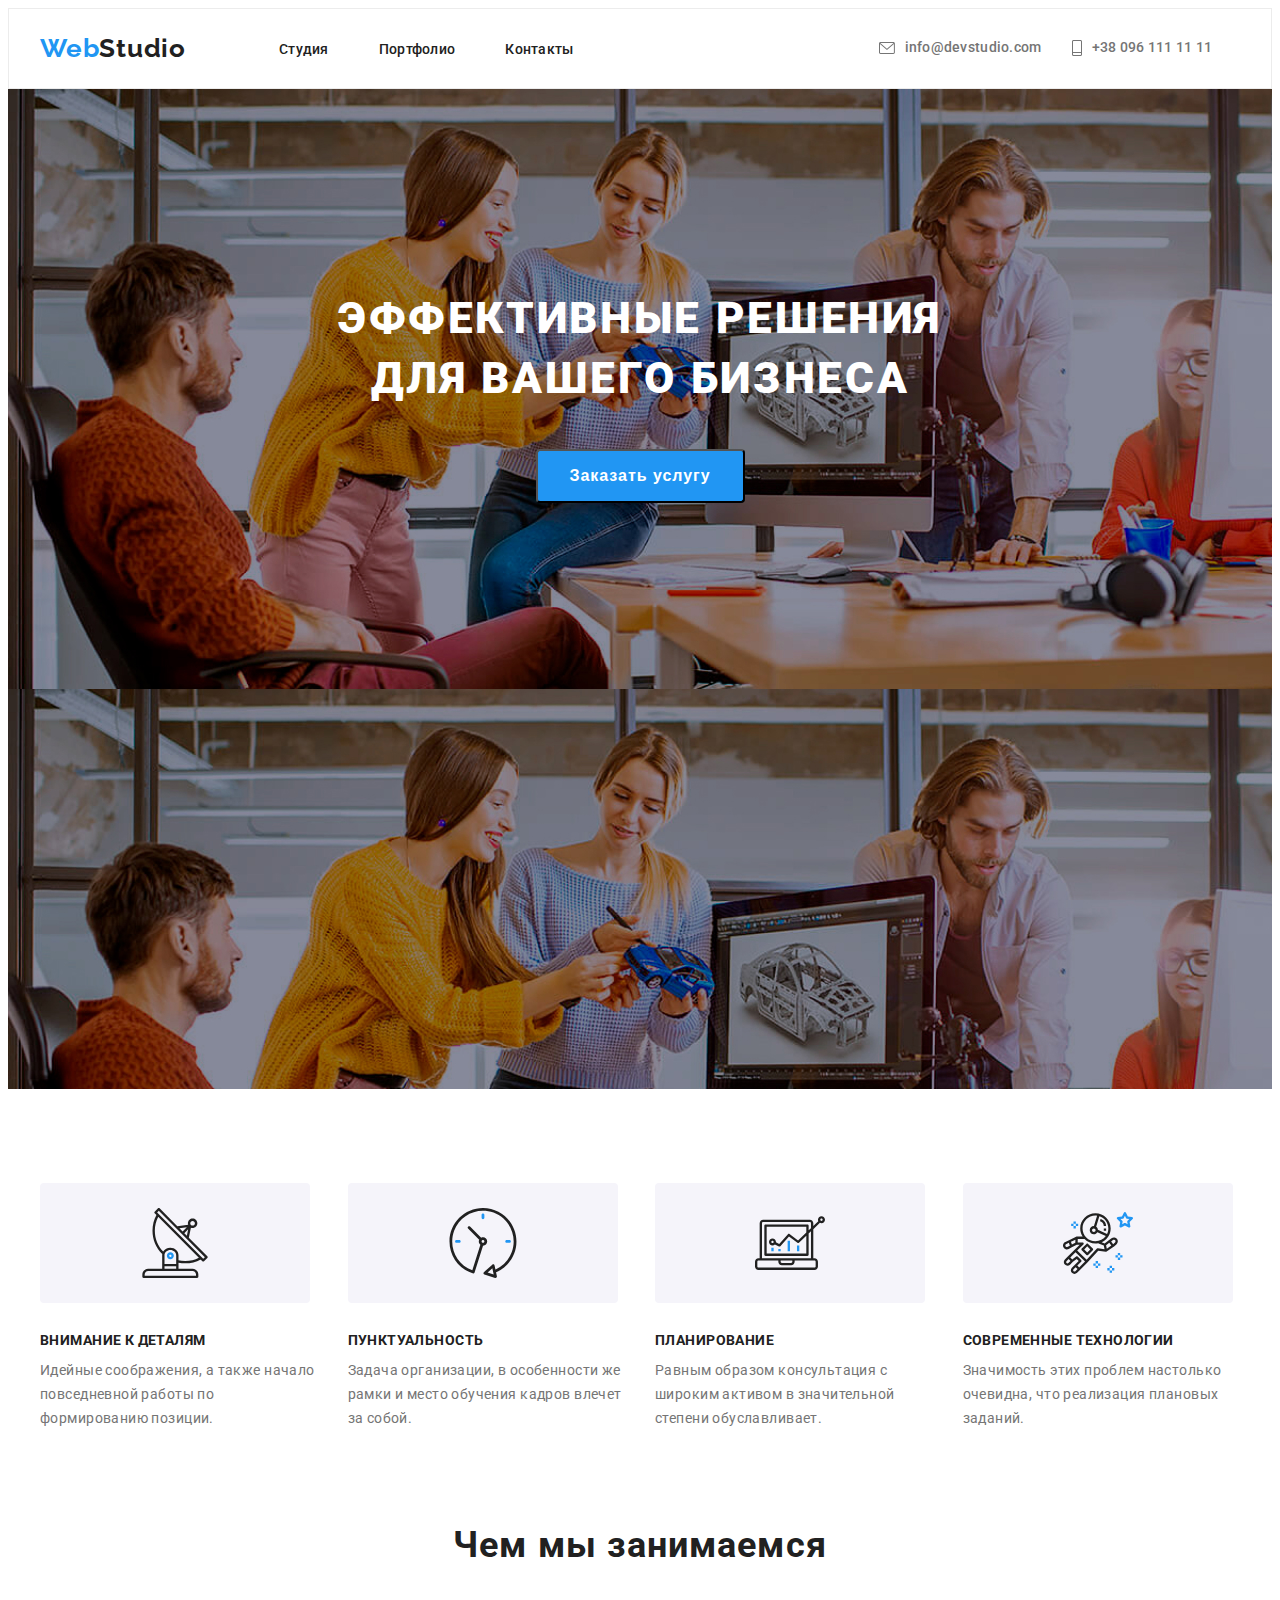
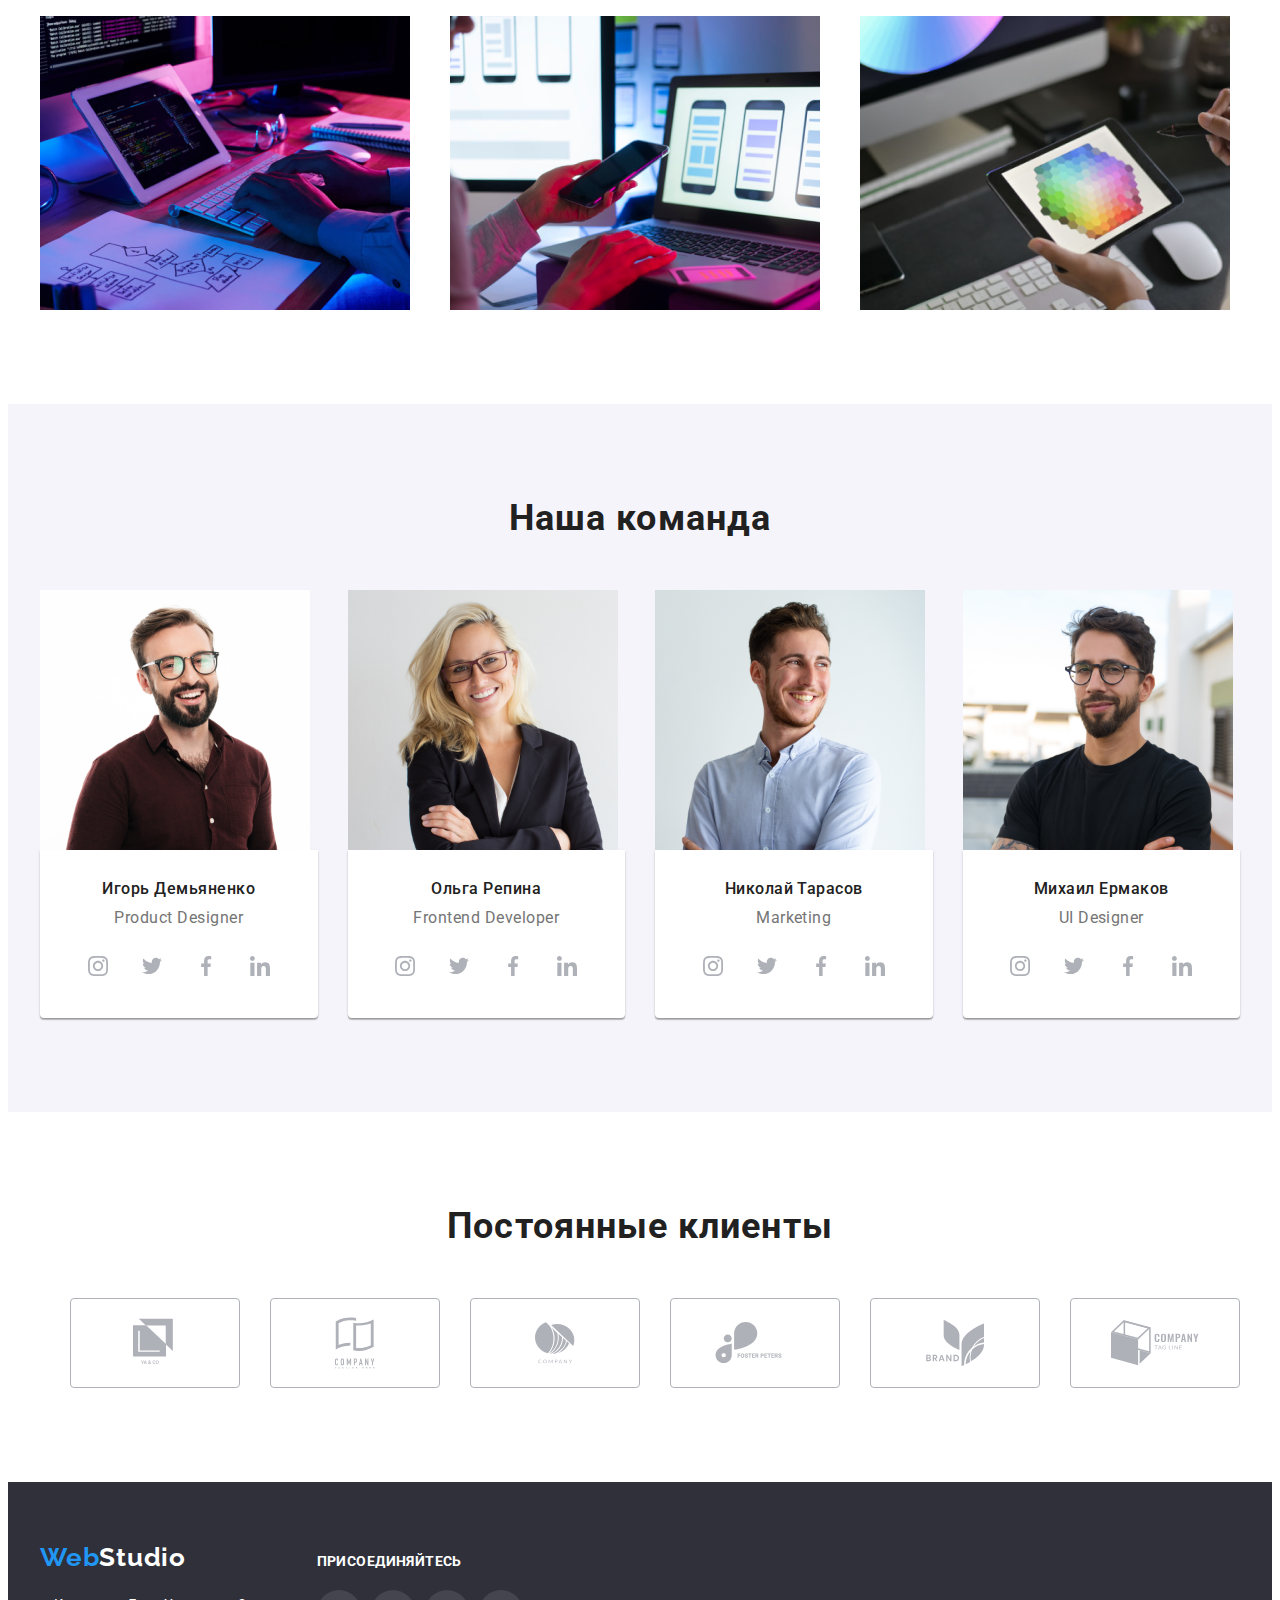
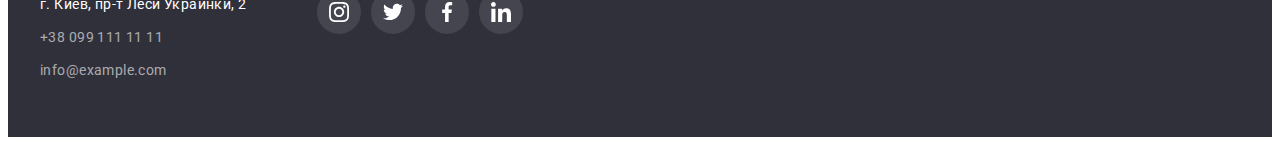
<file: index.html>
<!DOCTYPE html>
<html lang="ru">

<head>
    <meta charset="UTF-8" />
    <meta name="viewport" content="width=device-width, initial-scale=1.0" />
    <title>VovaU</title>
<link rel="preconnect" href="https://fonts.gstatic.com">
<link href="https://fonts.googleapis.com/css2?family=Raleway:wght@700&family=Roboto:wght@400;500;700;900&display=swap"
    rel="stylesheet">
<link rel="stylesheet" href="https://cdnjs.cloudflare.com/ajax/libs/modern-normalize/1.0.0/modern-normalize.min.css"
    integrity="sha512-ISS7cAi1PEhQ8jnbJpJZMd29NlhNj4AWYyLOSp2CE/CsHxTCu+r+t0D2yoJudVrd0/8fTVPUVDzY5Tvli75u/g=="
    crossorigin="anonymous" />
<link rel="stylesheet" href="./css/styles.css" />
</head> 

<body class="bdy">
                    <!-- Shlapka   -->                                                             
    <header class="header">
        <div class="container">
            <nav class="navigation">
                <a class="logo link" href="./">Web<span class="logo-head">Studio</span></a>
                <ul class="navigation-list list">
                    <li class="navigation-item">
                        <a class="navigation-link link" href="">Студия</a>
                    </li>
                    <li class="navigation-item">
                        <a class="navigation-link link" href="./portfolio.html">Портфолио</a>
                    </li>
                    <li class="navigation-item">
                        <a class="navigation-link link" href="">Контакты</a>
                    </li>
                </ul>
            </nav>
       
            <ul class="kontact list">
                <li class="nav-kontakt-item">
                    <a class="kontact-link link" href="">
                        <svg width="16" height="12" class="nav-icon">
                            <use href="./images/sprite.svg#icon-envelope-hover"></use>
                        </svg>
                        info@devstudio.com</a>
                </li>
                <li class="nav-kontakt-item">
                    <a class="kontact-link link" href="">
                        <svg width="10" height="16" class="nav-icon">
                            <use href="./images/sprite.svg#icon-Vector"></use>
                        </svg>
                        +38 096 111 11 11
                    </a>
                </li>
            </ul>
 
        </div>
    </header>

    <main class="main">
                                <!-- HERO -->
        <section class="hero container">
            <h1 class="hero-title">Эффективные решения<br>для вашего бизнеса</h1>
           <button class="modal-btn ">Заказать услугу</button> 
        </section>

                                <!-- OSOBENOSTI -->
        
        <section class="features">
            <div class="container">
             <ul class="features-list list">
                <li class="features-list-item">
                    <div class="features-logo-item ">
                        <svg class="feat-icon">
                            <use href="./images/sprite.svg#icon-antenna-1"></use>
                        </svg>
                    </div>
                    <h3 class="features-zago">ВНИМАНИЕ К ДЕТАЛЯМ</h3>
                    <p class="features-text">Идейные соображения, а также начало повседневной работы по формированию позиции.</p>
                </li>
                <li class="features-list-item">
                    <div class="features-logo-item ">
                        <svg class="feat-icon">
                            <use href="./images/sprite.svg#icon-clock"></use>
                        </svg>
                    </div>
                    <h3 class="features-zago">ПУНКТУАЛЬНОСТЬ</h3>
                    <p class="features-text">Задача организации, в особенности же рамки и место обучения кадров влечет за собой.</p>
                </li>
 
                <li class="features-list-item">
                     <div class="features-logo-item ">
                        <svg class="feat-icon">
                            <use href="./images/sprite.svg#icon-diagram-1"></use>
                        </svg>
                    </div>
                    <h3 class="features-zago">ПЛАНИРОВАНИЕ</h3>
                    <p class="features-text">Равным образом консультация с широким активом в значительной степени обуславливает.</p>
                </li>
                <li class="features-list-item">
                    <div class="features-logo-item ">
                        <svg class="feat-icon">
                            <use href="./images/sprite.svg#icon-astronaut-1"></use>
                        </svg>
                    </div>
                    <h3 class="features-zago">СОВРЕМЕННЫЕ ТЕХНОЛОГИИ</h3>
                    <p class="features-text">Значимость этих проблем настолько очевидна, что реализация плановых заданий.</p>
                </li>
             </ul>
            </div>
        </section>    

            <!-- Chem zanimaemsa -->
        <section class="about">
            <div class="container">
                <h2 class="title-chemzan">Чем мы занимаемся</h2>
            <ul class="chemzan-list list">
                <li class="chemzan-item">
                    <img class="chemzan-img" src="./chem-zan/img1.jpg" alt="Photo1" width="370" />
                </li>
                <li class="chemzan-item">
                    <img class="chemzan-img" src="./chem-zan/img2.jpg" alt="Photo2" width="370" />
                </li>
                <li class="chemzan-item">
                    <img class="chemzan-img" src="./chem-zan/img3.jpg" alt="Photo3" width="370" />
                </li>
            </ul>
            </div>
        </section>
                                        <!-- Komanda -->
            <section class="team">
                <div class="container">
                    <h2 class="title-team">Наша команда</h2>
                    <ul class="team-list list">
                        <li class="team-item">
                            <img class="team-img" src="./team/img1.jpg" 
                                 alt="Phototeam1" 
                                 width="270"
                                 height="260"/>
                            <div class="team-list-content-wrapper">
                                <h3 class="team-person">Игорь Демьяненко</h3>
                                <p class="person-rol">Product Designer</p>
                                <ul class="social-list list">
                                    <li class="social-list-item">
                                        <a href="" class="social-list-link link">
                                            <svg class="social-list-icon">
                                                <use href="./images/sprite.svg#icon-instagram-2"></use>
                                            </svg>
                                        </a>
                                    </li>
                                    <li class="social-list-item">
                                        <a href="" class="social-list-link link">
                                            <svg class="social-list-icon">
                                                <use href="./images/sprite.svg#icon-twitter-1"></use>
                                            </svg>
                                        </a>
                                    </li>
                                    <li class="social-list-item">
                                        <a href="" class="social-list-link link">
                                            <svg class="social-list-icon">
                                                <use href="./images/sprite.svg#icon-facebook-1"></use>
                                            </svg>
                                        </a>
                                    </li>
                                    <li class="social-list-item">
                                        <a href="" class="social-list-link link">
                                            <svg class="social-list-icon">
                                                <use href="./images/sprite.svg#icon-linkedin-1"></use>
                                            </svg>
                                        </a>
                                    </li>
                                </ul>
                            </div>
                        </li>
                        <li class="team-item">
                            <img class="team-img" src="./team/img2.jpg" 
                                 alt="Phototeam2" 
                                 width="270"
                                 height="260"/>
                            <div class="team-list-content-wrapper">
                                <h3 class="team-person">Ольга Репина</h3>
                                <p class="person-rol">Frontend Developer</p>
                                <ul class="social-list list">
                                    <li class="social-list-item">
                                        <a href="" class="social-list-link link">
                                            <svg class="social-list-icon">
                                                <use href="./images/sprite.svg#icon-instagram-2"></use>
                                            </svg>
                                        </a>
                                    </li>
                                    <li class="social-list-item">
                                        <a href="" class="social-list-link link">
                                            <svg class="social-list-icon">
                                                <use href="./images/sprite.svg#icon-twitter-1"></use>
                                            </svg>
                                        </a>
                                    </li>
                                    <li class="social-list-item">
                                        <a href="" class="social-list-link link">
                                            <svg class="social-list-icon">
                                                <use href="./images/sprite.svg#icon-facebook-1"></use>
                                            </svg>
                                        </a>
                                    </li>
                                    <li class="social-list-item">
                                        <a href="" class="social-list-link link">
                                            <svg class="social-list-icon">
                                                <use href="./images/sprite.svg#icon-linkedin-1"></use>
                                            </svg>
                                        </a>
                                    </li>
                                </ul>
                            </div>
                        </li>
                        <li class="team-item">
                            <img class="team-img" src="./team/img3.jpg" 
                                 alt="Phototeam3" 
                                 width="270"
                                 height="260"/>
                            <div class="team-list-content-wrapper">
                                <h3 class="team-person">Николай Тарасов</h3>
                                <p class="person-rol">Marketing</p>
                                <ul class="social-list list">
                                    <li class="social-list-item">
                                        <a href="" class="social-list-link link">
                                            <svg class="social-list-icon">
                                                <use href="./images/sprite.svg#icon-instagram-2"></use>
                                            </svg>
                                        </a>
                                    </li>
                                    <li class="social-list-item">
                                        <a href="" class="social-list-link link">
                                            <svg class="social-list-icon">
                                                <use href="./images/sprite.svg#icon-twitter-1"></use>
                                            </svg>
                                        </a>
                                    </li>
                                    <li class="social-list-item">
                                        <a href="" class="social-list-link link">
                                            <svg class="social-list-icon">
                                                <use href="./images/sprite.svg#icon-facebook-1"></use>
                                            </svg>
                                        </a>
                                    </li>
                                    <li class="social-list-item">
                                        <a href="" class="social-list-link link">
                                            <svg class="social-list-icon">
                                                <use href="./images/sprite.svg#icon-linkedin-1"></use>
                                            </svg>
                                        </a>
                                    </li>
                                </ul>
                            </div> 
                        </li>
                        <li class="team-item">
                            <img class="team-img" src="./team/img4.jpg" 
                                 alt="Phototeam4" 
                                 width="270"
                                 height="260"/>
                            <div class="team-list-content-wrapper">
                                <h3 class="team-person">Михаил Ермаков</h3>
                                <p class="person-rol">UI Designer</p>
                                <ul class="social-list list">
                                    <li class="social-list-item">
                                        <a href="" class="social-list-link link">
                                            <svg class="social-list-icon">
                                                <use href="./images/sprite.svg#icon-instagram-2"></use>
                                            </svg>
                                        </a>
                                    </li>
                                    <li class="social-list-item">
                                        <a href="" class="social-list-link link">
                                            <svg class="social-list-icon">
                                                <use href="./images/sprite.svg#icon-twitter-1"></use>
                                            </svg>
                                        </a>
                                    </li>
                                    <li class="social-list-item">
                                        <a href="" class="social-list-link link">
                                            <svg class="social-list-icon">
                                                <use href="./images/sprite.svg#icon-facebook-1"></use>
                                            </svg>
                                        </a>
                                    </li>
                                    <li class="social-list-item">
                                        <a href="" class="social-list-link link">
                                            <svg class="social-list-icon">
                                                <use href="./images/sprite.svg#icon-linkedin-1"></use>
                                            </svg>
                                        </a>
                                    </li>
                                </ul>
                            </div>
                        </li>
                    </ul>
                </div>
            
            </section>
                             <!-- POSTO KLIENTY -->
            <section class="reg-cust">
                    <div class="container">
                        <h2 class="title-cust">Постоянные клиенты</h2>
                        <ul class="cust-list list"> 
                            <li class="cust-list-item">
                                <a href="" class="cust-list-element link" >
                                  <svg class="cust-icon" width="44" height="50">
                                        <use href="./images/sprite.svg#icon-logo-1"></use>
                                  </svg>  
                                </a>
                            </li>
                            <li class="cust-list-item">
                                <a href="" class="cust-list-element link" >
                                  <svg class="cust-icon" width="40" height="52">
                                        <use href="./images/sprite.svg#icon-logo-2"></use>
                                  </svg>  
                                </a>
                            </li>
                            <li class="cust-list-item">
                                <a href="" class="cust-list-element link" >
                                  <svg class="cust-icon" width="40" height="42">
                                        <use href="./images/sprite.svg#icon-logo-3"></use>
                                  </svg>  
                                </a>
                            </li>
                            <li class="cust-list-item">
                                <a href="" class="cust-list-element link" >
                                  <svg class="cust-icon" width="80" height="42">
                                        <use href="./images/sprite.svg#icon-logo-4"></use>
                                  </svg>  
                                </a>
                            </li>
                            <li class="cust-list-item">
                                <a href="" class="cust-list-element link" >
                                  <svg class="cust-icon" width="60" height="46">
                                        <use href="./images/sprite.svg#icon-logo-5"></use>
                                  </svg>  
                                </a>
                            </li>
                            <li class="cust-list-item">
                                <a href="" class="cust-list-element link" >
                                  <svg class="cust-icon" width="88" height="46">
                                        <use href="./images/sprite.svg#icon-Object"></use>
                                  </svg>  
                                </a>
                            </li>
                        </ul>

                    </div>
            </section>
                                 <!-- Podval -->
    </main>
    <footer class="footer">
        <div class="container fut-all">
            <div class="com-blok">
                        <a class="logo link" href="./">Web<span class="logo-fut">Studio</span></a>
                <ul class="footer-list list">
                    <li class="footer-elements">
                        <p class="footer-adress">г. Киев, пр-т Леси Украинки, 2</p>
                    </li>
                     <li class="footer-elements">
                        <a class="footer-comun link" href="">+38 099 111 11 11</a>
                    </li>
                    <li class="footer-elements">
                        <a class="footer-comun link" href="">info@example.com</a>
                    </li>
                </ul>
            </div>
            <div class="fut-social">
                <h3 class="fut-soc-head">ПРИСОЕДИНЯЙТЕСЬ</h3>
                <ul class=" fut-social-list social-list list ">
                    <li class="social-list-item">
                        <a href="" class=" fut-social-list-link social-list-link link">
                            <svg class=" fut-social-list-icon social-list-icon">
                                <use href="./images/sprite.svg#icon-instagram-2"></use>
                            </svg>
                        </a>
                    </li>
                    <li class="social-list-item">
                        <a href="" class=" fut-social-list-link social-list-link link">
                            <svg class="fut-social-list-icon social-list-icon">
                                <use href="./images/sprite.svg#icon-twitter-1"></use>
                            </svg>
                        </a>
                    </li>
                    <li class="social-list-item">
                        <a href="" class=" fut-social-list-link social-list-link link">
                            <svg class=" fut-social-list-icon social-list-icon">
                                <use href="./images/sprite.svg#icon-facebook-1"></use>
                            </svg>
                        </a>
                    </li>
                    <li class="social-list-item">
                        <a href="" class=" fut-social-list-link social-list-link link">
                            <svg class=" fut-social-list-icon social-list-icon">
                                <use href="./images/sprite.svg#icon-linkedin-1"></use>
                            </svg>
                        </a>
                    </li>
                </ul>
            </div>
        </div>
    </footer>
</body>

</html>

            <!-- =====SOCIAL-LIST=====

                <ul class="social-list list">
                    <li class="social-list-item">
                        <a href="" class="social-list-link link">
                            <svg class="social-list-icon">
                                <use href="./images/sprite.svg#icon-instagram-2"></use>
                            </svg>
                        </a>
                    </li>
                    <li class="social-list-item">
                        <a href="" class="social-list-link link">
                            <svg class="social-list-icon">
                                <use href="./images/sprite.svg#icon-twitter-1"></use>
                            </svg>
                        </a>
                    </li>
                    <li class="social-list-item">
                        <a href="" class="social-list-link link">
                            <svg class="social-list-icon">
                                <use href="./images/sprite.svg#icon-facebook-1"></use>
                            </svg>
                        </a>
                    </li>
                    <li class="social-list-item">
                        <a href="" class="social-list-link link">
                            <svg class="social-list-icon">
                                <use href="./images/sprite.svg#icon-linkedin-1"></use>
                            </svg>
                        </a>
                    </li>
                </ul>

             -->
</file>
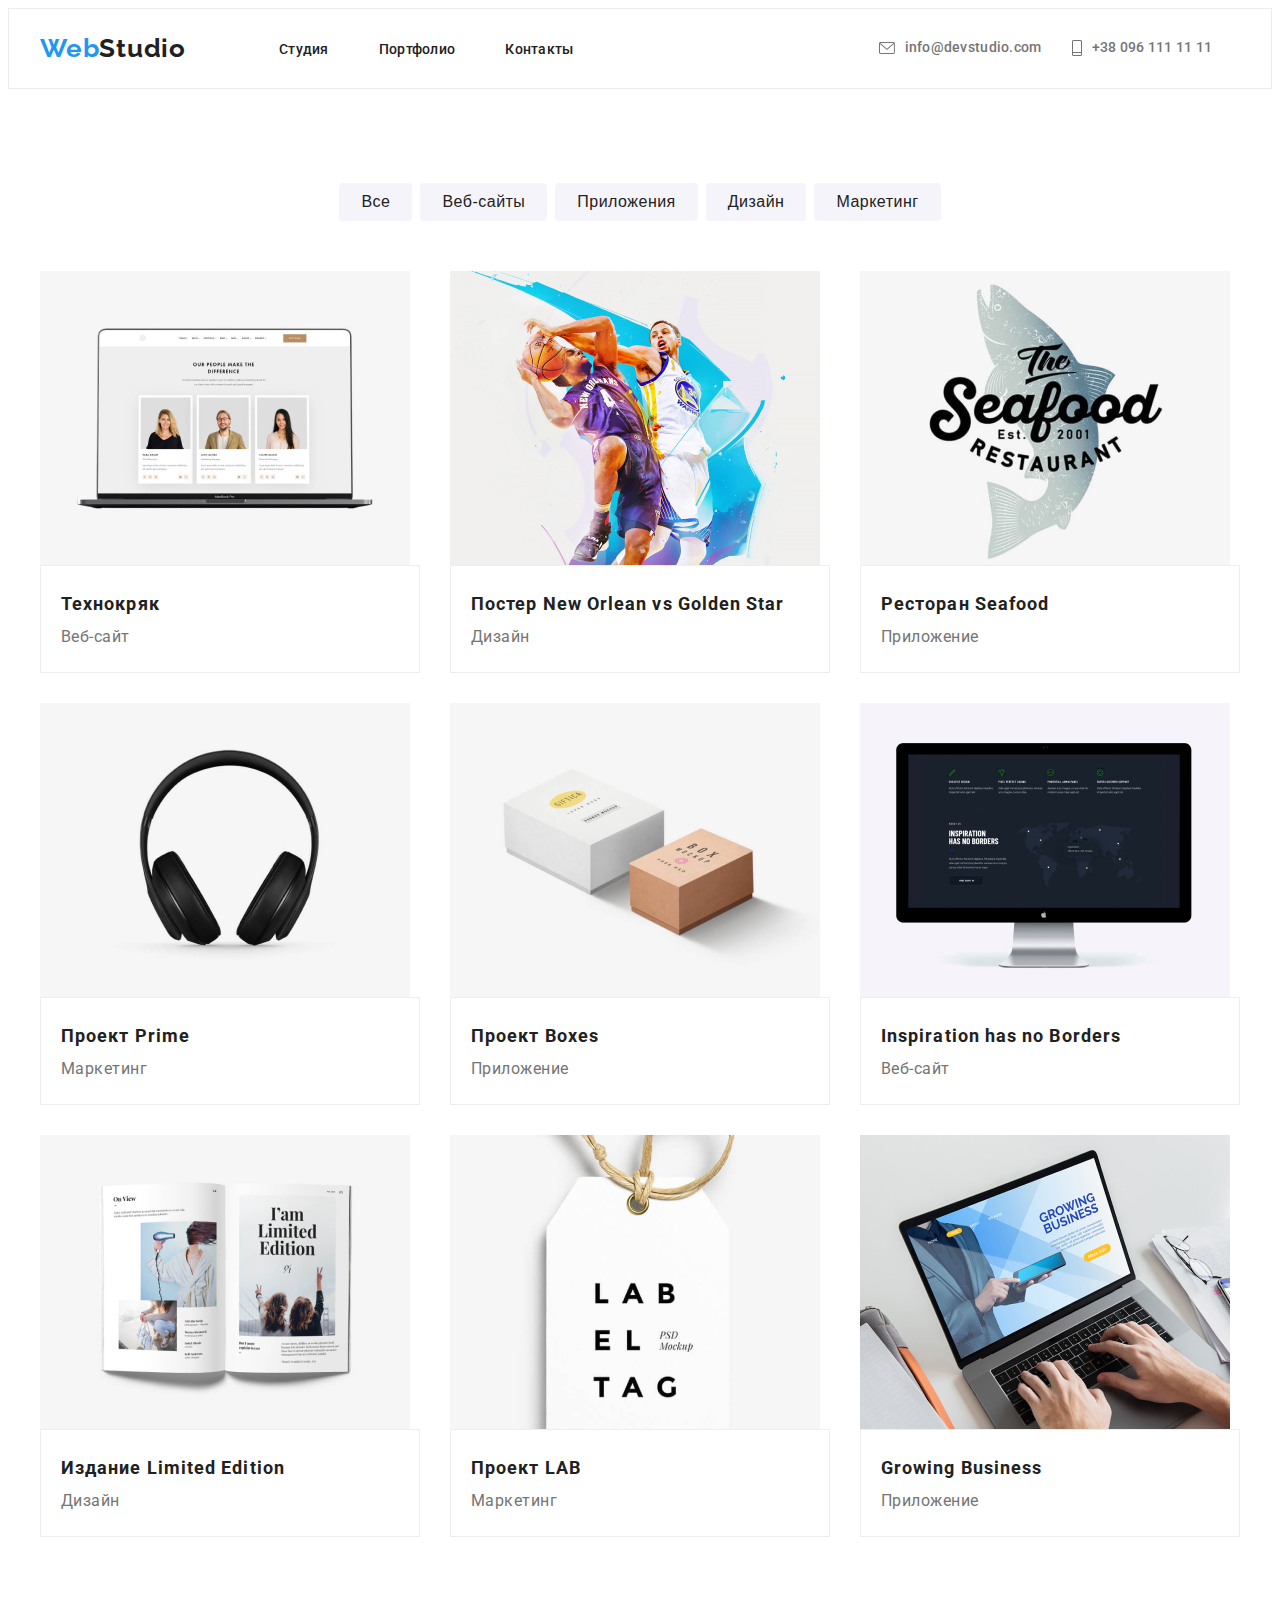
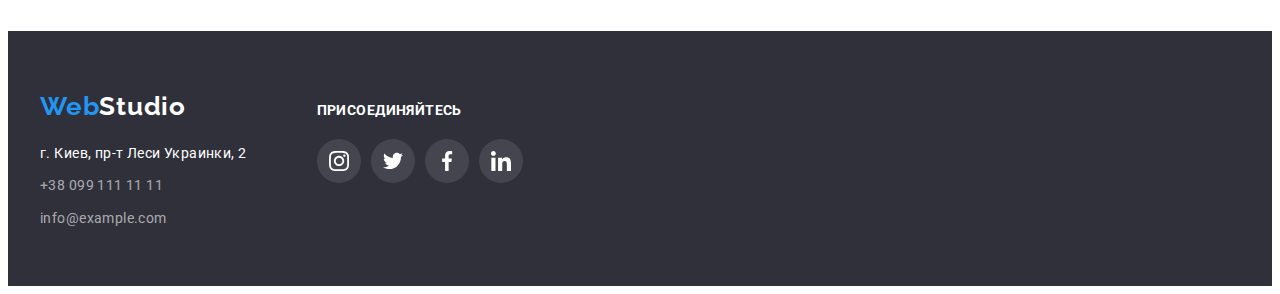
<file: portfolio.html>
<!DOCTYPE html>
<html lang="ru">
<head>
    <meta charset="UTF-8">
    <meta http-equiv="X-UA-Compatible" content="IE=edge">
    <meta name="viewport" content="width=device-width, initial-scale=1.0">
            <title>Portfolio</title>
<link rel="preconnect" href="https://fonts.gstatic.com">
<link href="https://fonts.googleapis.com/css2?family=Raleway:wght@700&family=Roboto:wght@400;500;700;900&display=swap"
    rel="stylesheet">
    <link rel="stylesheet" href="https://cdnjs.cloudflare.com/ajax/libs/modern-normalize/1.0.0/modern-normalize.min.css"
        integrity="sha512-ISS7cAi1PEhQ8jnbJpJZMd29NlhNj4AWYyLOSp2CE/CsHxTCu+r+t0D2yoJudVrd0/8fTVPUVDzY5Tvli75u/g=="
        crossorigin="anonymous" />
    <link rel="stylesheet" href="./css/styles.css" />
</head>
<body class="bdy">
                    <!-- GOLOVA -->
    <header class="header">
        <div class="container">
            <nav class="navigation">
                <a class="logo link" href="./">Web<span class="logo-head">Studio</span></a>
                <ul class="navigation-list list">
                    <li class="navigation-item">
                        <a class="navigation-link link" href="">Студия</a>
                    </li>
                    <li class="navigation-item">
                        <a class="navigation-link link" href="./portfolio.html">Портфолио</a>
                    </li>
                    <li class="navigation-item">
                        <a class="navigation-link link" href="">Контакты</a>
                    </li>
                </ul>
            </nav>
    
            <ul class="kontact list">
                <li class="nav-kontakt-item">
                    <a class="kontact-link link" href="">
                        <svg width="16" height="12" class="nav-icon">
                            <use href="./images/sprite.svg#icon-envelope-hover"></use>
                        </svg>
                        info@devstudio.com</a>
                </li>
                <li class="nav-kontakt-item">
                    <a class="kontact-link link" href="">
                        <svg width="10" height="16" class="nav-icon">
                            <use href="./images/sprite.svg#icon-Vector"></use>
                        </svg>
                        +38 096 111 11 11
                    </a>
                </li>
            </ul>
    
        </div>
    </header>
                <!-- END GOLOVA  -->
<main class="main">
    <section class="portfolio">
        <div class="container">
            <ul class="list filter-list">
                <li class="filter-item">
                    <button class="filter-btn">Все</button>
                </li>
                <li class="filter-item">
                    <button class="filter-btn">Веб-сайты</button>
                </li>
                <li class="filter-item">
                    <button class="filter-btn">Приложения</button>
                </li>
                <li class="filter-item">
                    <button class="filter-btn">Дизайн</button>
                </li>
                <li class="filter-item">
                    <button class="filter-btn">Маркетинг</button>
                </li>
            </ul>
            
            <ul class="list work-list">
                <li class="projects-elm">
                    <img class="projects-img" src="./works/laptop.jpg" alt="laptop" width="370" height="294">
                    <div class="work-list-content-wrapper">
                        <p class="projects-name">Технокряк</p>
                        <p class="projects-type">Веб-сайт</p>
                    </div>
                </li>
                <li class="projects-elm">
                    <img src="./works/basket.jpg" alt="basket" width="370" height="294">
                    <div class="work-list-content-wrapper">
                    <p class="projects-name">Постер New Orlean vs Golden Star</p>
                    <p class="projects-type">Дизайн</p>
                    </div>
                </li>
                <li class="projects-elm">
                    <img src="./works/fish.jpg" alt="fish" width="370" height="294">
                    <div class="work-list-content-wrapper">
                    <p class="projects-name">Ресторан Seafood</p>
                    <p class="projects-type">Приложение</p>
                    </div>
                </li>
                <li class="projects-elm">
                    <img src="./works/naushniki.jpg" alt="naushniki" width="370" height="294">
                    <div class="work-list-content-wrapper">
                    <p class="projects-name">Проект Prime</p>
                    <p class="projects-type">Маркетинг</p>
                    </div>
                </li>
                <li class="projects-elm">
                    <img src="./works/korobki.jpg" alt="korobki" width="370" height="294">
                    <div class="work-list-content-wrapper">
                    <p class="projects-name">Проект Boxes</p>
                    <p class="projects-type">Приложение</p>
                    </div>
                </li>
                <li class="projects-elm">
                    <img src="./works/monitor.jpg" alt="monitor" width="370" height="294">
                    <div class="work-list-content-wrapper">
                    <p class="projects-name">Inspiration has no Borders</p>
                    <p class="projects-type">Веб-сайт</p>
                    </div>
                </li>
                <li class="projects-elm">
                    <img src="./works/book.jpg" alt="book" width="370" height="294">
                    <div class="work-list-content-wrapper">
                    <p class="projects-name">Издание Limited Edition</p>
                    <p class="projects-type">Дизайн</p>
                    </div>
                </li>
                <li class="projects-elm">
                    <img src="./works/brelok.jpg" alt="brelok" width="370" height="294">
                    <div class="work-list-content-wrapper">
                    <p class="projects-name">Проект LAB</p>
                    <p class="projects-type">Маркетинг</p>
                    </div>
                </li>
                <li class="projects-elm">
                    <img src="./works/laptopruki.jpg" alt="laptopruki" width="370" height="294">
                    <div class="work-list-content-wrapper">
                    <p class="projects-name">Growing Business</p>
                    <p class="projects-type">Приложение</p>
                    </div>
                </li>
            </ul>
        </div>
    </section>
</main>
                            <!-- PODVAL -->
    <footer class="footer">
        <div class="container fut-all">
            <div class="com-blok">
                <a class="logo link" href="./">Web<span class="logo-fut">Studio</span></a>
                <ul class="footer-list list">
                    <li class="footer-elements">
                        <p class="footer-adress">г. Киев, пр-т Леси Украинки, 2</p>
                    </li>
                    <li class="footer-elements">
                        <a class="footer-comun link" href="">+38 099 111 11 11</a>
                    </li>
                    <li class="footer-elements">
                        <a class="footer-comun link" href="">info@example.com</a>
                    </li>
                </ul>
            </div>
            <div class="fut-social">
                <h3 class="fut-soc-head">ПРИСОЕДИНЯЙТЕСЬ</h3>
                <ul class=" fut-social-list social-list list ">
                    <li class="social-list-item">
                        <a href="" class=" fut-social-list-link social-list-link link">
                            <svg class=" fut-social-list-icon social-list-icon">
                                <use href="./images/sprite.svg#icon-instagram-2"></use>
                            </svg>
                        </a>
                    </li>
                    <li class="social-list-item">
                        <a href="" class=" fut-social-list-link social-list-link link">
                            <svg class="fut-social-list-icon social-list-icon">
                                <use href="./images/sprite.svg#icon-twitter-1"></use>
                            </svg>
                        </a>
                    </li>
                    <li class="social-list-item">
                        <a href="" class=" fut-social-list-link social-list-link link">
                            <svg class=" fut-social-list-icon social-list-icon">
                                <use href="./images/sprite.svg#icon-facebook-1"></use>
                            </svg>
                        </a>
                    </li>
                    <li class="social-list-item">
                        <a href="" class=" fut-social-list-link social-list-link link">
                            <svg class=" fut-social-list-icon social-list-icon">
                                <use href="./images/sprite.svg#icon-linkedin-1"></use>
                            </svg>
                        </a>
                    </li>
                </ul>
            </div>
        </div>
    </footer>
</body>
</html>
</file>
<file: css/styles.css>
:root {
  --main-font: "Roboto", sans-serif;
  --secondary-font: "Raleway", sans-serif;
  --main-color: #212121; /* */
  --secondary-color: #757575; /* */
  --accent-color: #2196f3; /* color pri navedenii*/
  --bd-color-pri: #ffffff; /* bagcround color priority*/
  --bd-color-sec: #2f303a; /* bagcround color secondary*/
  --section-pt: 94px; /* padding top for sect*/
  --section-pb: 94px; /* padding bot for sect*/
}
/* дефолт настр */
body {
  font-family: var(--main-font);
}

h1,
h2,
h3,
h4,
h5,
h6,
p {
  margin: 0;
}

ul,
ol {
  margin: 0;
  padding: 0;
}

img {
  display: block;
}

.link {
  text-decoration: none;
}

.list {
  list-style: none;
}

.visually-hidden {
  position: absolute !important;
  clip: rect(1px 1px 1px 1px); /* IE6, IE7 */
  clip: rect(1px, 1px, 1px, 1px);
  padding: 0 !important;
  border: 0 !important;
  height: 1px !important;
  width: 1px !important;
  overflow: hidden;
}
/* енд дефолт наст */

.container {
  width: 1200px;
  margin: 0 auto;
  padding-left: 15px;
  padding-right: 15px;
  text-align: center;
}
/* задавало отступи для секций */
/* .section {
  padding-top: 94px;
  padding-bottom: 94px;
} */

/* ===================================== COMPONENTS ========================= */

.modal-btn {
  font-weight: 700;
  font-size: 16px;
  line-height: 1.87;
  letter-spacing: 0.06em;
  cursor: pointer;

  color: #ffffff;
  padding: 10px 32px;
  background-color: #2196f3;
  min-width: 200;
  border-radius: 4px;
}

.modal-btn:hover,
.modal-btn:focus {
  background-color: var(--accent-color);
  color: #ffffff;
}

/* .vibor-nav {
  font-weight: 500;
  font-size: 14px;
  line-height: 1.14;
  letter-spacing: 0.02em;
  color: var(--accent-color);
} */

.focus-page {
  color: #2196f3;
}
/* ========= SOCIAL LIST========== */
.social-list {
  display: flex;
  align-items: center;
}
.social-list-item:not(:last-child) {
  margin-right: 10px;
}

.social-list-link {
  display: flex;
  justify-content: center;
  align-items: center;
  width: 44px;
  height: 44px;
  border-radius: 50%;
  background-color: #ffffff;
}

.social-list-link:hover,
.social-list-link:focus {
  background-color: var(--accent-color);
}

.social-list-link:hover .social-list-icon,
.social-list-link:focus .social-list-icon {
  fill: #ffffff;
}

.social-list-icon {
  width: 20px;
  height: 20px;
  fill: #afb1b8;
}

/* ========= END SOCIAL LIST========== */

/* =============================== END COMPONENTS ===================== */

/* =============================== HEADER =============================== */
.main {
  background-color: var(--bd-color-pri);
}

.header .container {
  display: flex;
  align-items: center;
}

.header {
  background-color: #ffffff;
  padding-top: 24px;
  padding-bottom: 24px;
  border: 1px solid #ececec;
}

.navigation {
  display: flex;
  align-items: center;
}

.logo {
  font-family: var(--secondary-font);
  font-weight: 700;
  font-size: 26px;
  line-height: 1.19;
  letter-spacing: 0.03em;
  color: #2196f3;
  margin-right: 93px;
}

.logo-head {
  color: #212121;
}

.logo-fut {
  color: #ffffff;
}

.navigation-list {
  display: flex;
  align-items: center;
}

.navigation-link {
  font-weight: 500;
  font-size: 14px;
  line-height: 1.14;
  letter-spacing: 0.02em;
  color: var(--main-color);
}

.navigation-item:not(:last-child) {
  margin-right: 50px;
}

.navigation-link:hover,
.navigation-link:focus {
  color: var(--accent-color);
}

.kontact {
  display: flex;
  align-items: center;
  padding-left: 305px;
}

/* .nav-kontakt-item {
  display: flex;
} */

.nav-kontakt-item:not(:last-child) {
  margin-right: 30px;
}

.nav-icon {
  width: auto;
  height: auto;
  padding-right: 10px;
  fill: var(--secondary-color);
}

.kontact-link:hover .nav-icon,
.kontact-link:focus .nav-icon {
  fill: var(--accent-color);
}

.kontact-link:hover,
.kontact-link:focus {
  color: var(--accent-color);
}

.kontact-link {
  display: flex;
  font-weight: 500;
  font-size: 14px;
  line-height: 1.14;
  letter-spacing: 0.02em;
  color: var(--secondary-color);
}

/* ================================ END HEADER ====================== */

/* ============================= HERO ======================== */
.hero {
  background: url(./img/herophoto.jpg), rgba(47, 48, 58, 0.4);
  width: auto;
  height: 600px;
  padding-top: 200px;
  padding-bottom: 200px;
}
.hero-title {
  /* margin-top: 106px; */
  margin-bottom: 40px;
  text-align: center;
  font-family: var(--main-font);
  font-weight: 900;
  font-size: 44px;
  line-height: 1.36;
  letter-spacing: 0.06em;
  text-transform: uppercase;
  color: #ffffff;
}

/* =================================== END HERO =================== */
/* ==================================== osobenosti ============= */

.features {
  padding-top: var(--section-pt);
  padding-bottom: var(--section-pb);

  font-weight: 400;
  font-size: 18px;
  line-height: 1.67;
  letter-spacing: 0.02em;
  color: #9da4bd;
  background-color: var(--bd-color-pri);
}

.features-logo-item {
  display: flex;
  flex-wrap: wrap;
  justify-content: center;
  align-items: center;
  margin-bottom: 30px;
  width: 270px;
  height: 120px;

  background: #f5f4fa;
  border-radius: 4px;
}

.feat-icon {
  height: 70px;
  width: 70px;
}

.features-list {
  display: flex;
  flex-wrap: wrap;

  margin-left: -30px;
  margin-top: -30px;
}

.features-list-item {
  display: flex;
  flex-wrap: wrap;
  flex-direction: column;
  flex-basis: calc(100% / 4 - 30px);
  margin-left: 30px;
  margin-top: 30px;
  text-align: left;
}

.features-zago {
  font-weight: 700;
  font-size: 14px;
  line-height: 1.14;
  letter-spacing: 0.03em;
  color: var(--main-color);
}

.features-text {
  font-weight: 400;
  font-size: 14px;
  line-height: 1.71;
  letter-spacing: 0.03em;
  color: var(--secondary-color);
  padding-top: 10px;
}
/* ===============================  end osobenosti =================== */
/* ===============================chem zanimaemsia ===================*/
.about {
  padding-bottom: var(--section-pb);
}

.chemzan-list {
  display: flex;
  flex-wrap: wrap;
  margin-left: -30px;
  margin-top: -30px;
}

.title-chemzan {
  font-weight: 700;
  font-size: 36px;
  line-height: 1.16;
  letter-spacing: 0.03em;
  color: var(--main-color);

  margin-bottom: 50px;
}

.chemzan-item {
  flex-basis: calc(100% / 3 - 30px);
  margin-left: 30px;
  margin-top: 30px;
}

/*  ===========================end chem zanimaemsia ===================*/

/* ================================ KOMANDA =========================== */
.team {
  background-color: #f5f4fa;
  padding-top: var(--section-pt);
  padding-bottom: var(--section-pb);
}

.title-team {
  font-weight: 700;
  font-size: 36px;
  line-height: 1.16;
  letter-spacing: 0.03em;
  color: var(--main-color);

  margin-bottom: 50px;
}

.team-list {
  display: flex;
  flex-wrap: wrap;
  margin-left: -30px;
  margin-top: -30px;
}

.team-item {
  flex-basis: calc(100% / 4 - 30px);
  margin-left: 30px;
  margin-top: 30px;
}

.team-list-content-wrapper {
  padding-top: 30px;
  padding-bottom: 30px;
  box-shadow: 0px 1px 3px rgba(0, 0, 0, 0.12), 0px 1px 1px rgba(0, 0, 0, 0.14),
    0px 2px 1px rgba(0, 0, 0, 0.2);
  border-radius: 0px 0px 4px 4px;
  background: #ffffff;
}

.team-person {
  font-weight: 500;
  font-size: 16px;
  line-height: 1.18;
  letter-spacing: 0.03em;
  color: var(--main-color);

  margin-bottom: 10px;
}

.person-rol {
  font-weight: 400;
  font-size: 16px;
  line-height: 1.18;
  letter-spacing: 0.03em;
  color: var(--secondary-color);
}
.team-list-content-wrapper .social-list {
  display: flex;
  justify-content: center;
  margin-top: 16px;
}
/* =========================END KOMANDA============================= */
/* =======================postoyan klienty============================== */
.reg-cust {
  background-color: var(--bd-color-pri);
  padding-top: var(--section-pt);
  padding-bottom: var(--section-pb);
}

.title-cust {
  font-weight: 700;
  font-size: 36px;
  line-height: 1.16;
  letter-spacing: 0.03em;
  color: var(--main-color);
  margin-bottom: 50px;
}

.cust-list-element:hover,
.cust-list-element:focus {
  border-color: var(--accent-color);
}

.cust-list-element:hover .cust-icon,
.cust-list-element:focus .cust-icon {
  fill: var(--accent-color);
}

/* .cust-icon {
  width: 20px;
  height: 20px;
} */
.cust-list {
  display: flex;
  flex-wrap: nowrap;
}

.cust-list-element {
  display: flex;
  flex-wrap: wrap;
  justify-content: center;
  align-items: center;
  flex-basis: calc(100% / 6 - 30px);
  margin-left: 30px;

  width: 170px;
  height: 90px;
  border: 1px solid #afb1b8;
  box-sizing: border-box;
  border-radius: 4px;
}
/* .cust-list-element {
} */

.cust-icon {
  fill: #afb1b8;
}

/* =========================end post klient======================== */

/* ============================= FUTER ========================= */

.footer {
  background-color: var(--bd-color-sec);
  padding-top: 60px;
  padding-bottom: 55px;
}

.footer .container {
  text-align: left;
}
.fut-all {
  display: flex;
  flex-wrap: wrap;
  align-items: baseline;
}

.footer .logo {
  margin-right: -93px;
  margin-bottom: 20px;
}

.footer-list {
  margin-top: 20px;
}

.footer-elements:not(:last-child) {
  margin-bottom: 9px;
}

.footer-adress {
  font-weight: 400;
  font-size: 14px;
  line-height: 1.71;
  letter-spacing: 0.03em;
  color: #ffffff;
}
.footer-comun {
  font-weight: 400;
  font-size: 14px;
  line-height: 1.71;
  letter-spacing: 0.03em;
  color: rgba(255, 255, 255, 0.6);
}
.fut-social {
  display: flex;
  flex-wrap: wrap;
  flex-direction: column;
  margin-left: 70px;
  margin-right: 70px;
}
.fut-soc-head {
  font-family: var(--main-font);
  font-weight: 700;
  font-size: 14px;
  line-height: 1.14;
  letter-spacing: 0.03em;
  color: var(--bd-color-pri);
}

.fut-social-list {
  padding-top: 20px;
}
.fut-social-list-link {
  background-color: rgba(255, 255, 255, 0.1);
}
.fut-social-list-icon {
  fill: #ffffff;
}

/* ============================ END FUTER ========================= */

/*  ============================= PORTFOLIO PAGE CSS ======================= */
/*  ============================= PORTFOLIO PAGE CSS ======================= */
/*  ============================= PORTFOLIO PAGE CSS ======================= */
/*  ============================= PORTFOLIO PAGE CSS ======================= */

/* ============================== FILTER =========================== */
.portfolio {
  padding-top: var(--section-pt);
  padding-bottom: var(--section-pb);
}

.filter-list {
  display: flex;
  align-items: center;
  justify-content: center;
  margin-bottom: 50px;
}

.filter-item:not(:last-child) {
  margin-right: 8px;
}

.filter-btn {
  font-weight: 500;
  font-size: 16px;
  line-height: 1.62;
  letter-spacing: 0.03em;
  cursor: pointer;
  color: var(--main-color);
  background-color: #f5f4fa;
  border-radius: 4px;
  padding: 6px 22px;
  border: none;
}

.filter-btn:hover,
.filter-btn:focus {
  background-color: var(--accent-color);
  color: #ffffff;
  box-shadow: 0px 3px 1px rgba(0, 0, 0, 0.1), 0px 1px 2px rgba(0, 0, 0, 0.08),
    0px 2px 2px rgba(0, 0, 0, 0.12);
}
/* ================================END FILTER =============================== */
/* ================================== PODELKI ============================== */
.work-list {
  display: flex;
  flex-wrap: wrap;
  margin-left: -30px;
  margin-top: -30px;
}

.work-list-content-wrapper {
  padding-top: 20px;
  padding-bottom: 20px;
  padding-left: 20px;
  padding-right: 20px;
  border: 1px solid #eeeeee;
  text-align: left;
}

.projects-elm {
  flex-basis: calc(100% / 3 - 30px);
  margin-left: 30px;
  margin-top: 30px;
}

.projects-elm:hover {
  box-shadow: 0px 1px 1px rgba(0, 0, 0, 0.12), 0px 4px 4px rgba(0, 0, 0, 0.06),
    1px 4px 6px rgba(0, 0, 0, 0.16);
}

.projects-name {
  font-weight: 700;
  font-size: 18px;
  line-height: 2;
  letter-spacing: 0.06em;
  color: var(--main-color);
}
.projects-type {
  font-weight: 400;
  font-size: 16px;
  line-height: 1.87;
  letter-spacing: 0.03em;
  color: var(--secondary-color);
}
</file>
